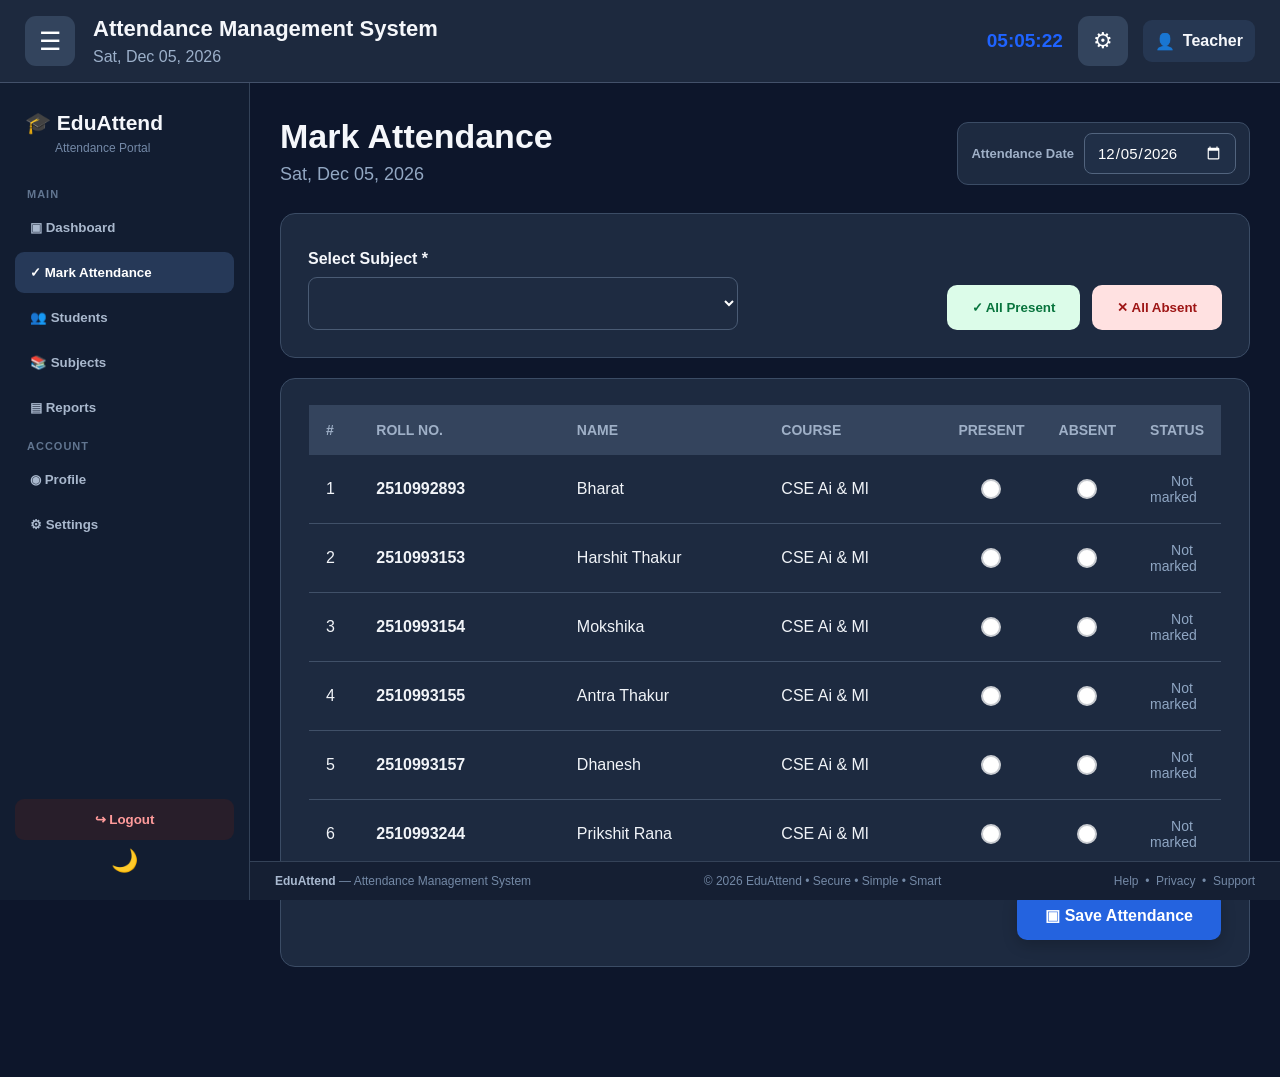
<file: index.html>
<!DOCTYPE html>
<html lang="en">
<head>
<meta charset="UTF-8">
<meta name="viewport" content="width=device-width,initial-scale=1.0">
<title>EduAttend | Dashboard</title>
<link rel="stylesheet" href="style.css">
</head>
<body>
<header class="topbar">
 <button class="menu-btn" id="menuBtn">☰</button>
 <div class="title-area"><h1>Attendance Management System</h1><div id="headerDate"></div></div>
 <div class="header-right"><span id="clock"></span><button class="settings-btn" id="quickSettings">⚙</button><div class="user-chip"><span>👤</span><b id="userName">Teacher</b></div></div>
</header>

<aside class="sidebar" id="sidebar">
 <div class="side-logo">🎓 <b>EduAttend</b><small>Attendance Portal</small></div>
 <div class="side-section">MAIN</div>
 <button class="side-link active" data-page="dashboard">▣ Dashboard</button>
 <button class="side-link teacher-only" data-page="attendance">✓ Mark Attendance</button>
 <button class="side-link teacher-only" data-page="students">👥 Students</button>
 <button class="side-link teacher-only" data-page="subjects">📚 Subjects</button>
 <button class="side-link" data-page="reports">▤ Reports</button>
 <div class="side-section">ACCOUNT</div>
 <button class="side-link student-only" data-page="studentView">🎓 My Attendance</button>
 <button class="side-link" data-page="profile">◉ Profile</button>
 <button class="side-link" data-page="settings">⚙ Settings</button>
 <button class="logout" id="logoutBtn">↪ Logout</button>
 <button id="darkModeBtn" class="dark-mode-btn" title="Toggle Dark Mode">
    🌙
</button>
</aside>

<main class="main">
<section class="page active" id="dashboard">
 <div class="page-heading"><div><h2 id="welcomeTitle">Dashboard</h2><p id="dashboardSubtitle">Attendance overview and quick actions</p></div><button class="primary-btn teacher-only" data-go="attendance">✓ Mark Attendance</button></div>
 <div class="stats" id="dashboardStats"></div>
 <div class="dashboard-grid">
  <div class="panel"><div class="panel-title"><div><h3>Today's Attendance</h3><p>Selected subject overview</p></div></div><div class="big-percentage" id="todayPercentage">0%</div><div class="large-progress"><i id="todayProgress"></i></div><div class="legend"><span><i class="dot green-dot"></i> Present</span><span><i class="dot red-dot"></i> Absent</span></div></div>
  <div class="panel"><div class="panel-title"><div><h3>Attendance Alerts</h3><p>Students requiring attention</p></div></div><div id="alertList"></div></div>
 </div>
 <div class="panel quick-panel"><div class="panel-title"><div><h3>Quick Actions</h3><p>Frequently used options</p></div></div><div class="quick-actions">
   <button class="quick-card teacher-only" data-go="attendance">✓<b>Take Attendance</b><small>Mark today's class</small></button>
   <button class="quick-card teacher-only" data-go="students">👥<b>Manage Students</b><small>Add or remove students</small></button>
<button class="quick-card" id="studentViewReportBtn">
    ▤<b>View Report</b>
    <small>Subject-wise attendance</small>
</button>
   <button class="quick-card" data-go="profile">◉<b>My Profile</b><small>Account information</small></button>
 </div></div>
</section>

<section class="page screenshot-attendance" id="attendance">
 <div class="page-heading">
      <div><h2>Mark Attendance</h2><p id="attendanceDateText"></p></div>
      <div class="date-picker-box">
        <label for="attendanceDate">Attendance Date</label>
        <input type="date" id="attendanceDate">
      </div>
    </div>
 <div class="attendance-controls panel"><div><label>Select Subject *</label><select id="subjectSelect"></select></div><div class="control-buttons"><button class="present-all" id="allPresent">✓ All Present</button><button class="absent-all" id="allAbsent">✕ All Absent</button></div></div>
 <div class="panel table-panel"><div class="table-wrap"><table><thead><tr><th>#</th><th>ROLL NO.</th><th>NAME</th><th>COURSE</th><th>PRESENT</th><th>ABSENT</th><th>STATUS</th></tr></thead><tbody id="attendanceTable"></tbody></table></div><div class="save-row"><span id="saveMessage"></span><button class="primary-btn save-btn" id="saveAttendance">▣ Save Attendance</button></div></div>
</section>

<section class="page" id="students"><div class="page-heading"><div><h2>Students</h2><p>Manage student records</p></div><button class="primary-btn" id="addStudentBtn">+ Add Student</button></div>
<div class="panel"><div class="form-grid hidden" id="studentForm"><input id="studentRoll" placeholder="Roll No."><input id="studentName" placeholder="Student Name"><input id="studentCourse" placeholder="Course"><input id="studentEmail" placeholder="Email"><button class="primary-btn" id="saveStudent">Add Student</button></div>
<div class="table-wrap"><table><thead><tr><th>#</th><th>ROLL NO.</th><th>NAME</th><th>COURSE</th><th>EMAIL</th><th>ACTION</th></tr></thead><tbody id="studentsTable"></tbody></table></div></div></section>

<section class="page" id="subjects"><div class="page-heading"><div><h2>Subjects</h2><p>Manage subjects and classes</p></div></div>
<div class="panel"><div class="form-grid"><input id="subjectCode" placeholder="Subject Code e.g. java123"><input id="subjectName" placeholder="Subject Name e.g. Java Programming"><button class="primary-btn" id="addSubject">+ Add Subject</button></div><div class="table-wrap"><table><thead><tr><th>#</th><th>SUBJECT CODE</th><th>SUBJECT NAME</th><th>ACTION</th></tr></thead><tbody id="subjectsTable"></tbody></table></div></div></section>

<section class="page" id="reports"><div class="page-heading"><div><h2>Attendance Reports</h2><p>Student-wise attendance summary</p></div><button class="primary-btn" id="exportBtn">⬇ Export CSV</button></div>
<div class="panel"><div class="report-filters"><select id="reportSubject"></select><input id="reportSearch" placeholder="Search student or roll number"></div><div class="table-wrap"><table><thead><tr><th>ROLL NO.</th><th>NAME</th><th>COURSE</th><th>PRESENT</th><th>ABSENT</th><th>ATTENDANCE</th><th>STATUS</th></tr></thead><tbody id="reportTable"></tbody></table></div></div></section>

<section class="page" id="studentView"><div class="page-heading"><div><h2>My Attendance</h2><p>Check your attendance and shortage warning</p></div></div><div id="studentResult"></div></section>

<section class="page" id="profile"><div class="page-heading"><div><h2>Profile</h2><p>Account information</p></div></div><div class="panel profile-card" id="profileContent"></div></section>

<section class="page" id="settings"><div class="page-heading"><div><h2>Settings</h2><p>Customize your attendance portal</p></div></div><div class="panel settings-list">
 <label class="setting-row"><span><b>Compact table view</b><small>Reduce table spacing on smaller screens</small></span><input type="checkbox" id="compactToggle"></label>
 <label class="setting-row"><span><b>Show notifications</b><small>Display attendance alert messages</small></span><input type="checkbox" id="notifyToggle" checked></label>
 <button class="danger-btn" id="resetData">Reset Demo Data</button>
</div></section>
</main>

<footer class="footer"><div><b>EduAttend</b> — Attendance Management System</div><div>©️ 2026 EduAttend • Secure • Simple • Smart</div><div>Help &nbsp;•&nbsp; Privacy &nbsp;•&nbsp; Support</div></footer>
<div id="toast"></div>
<script src="script.js"></script>
</body>
</html>
</file>
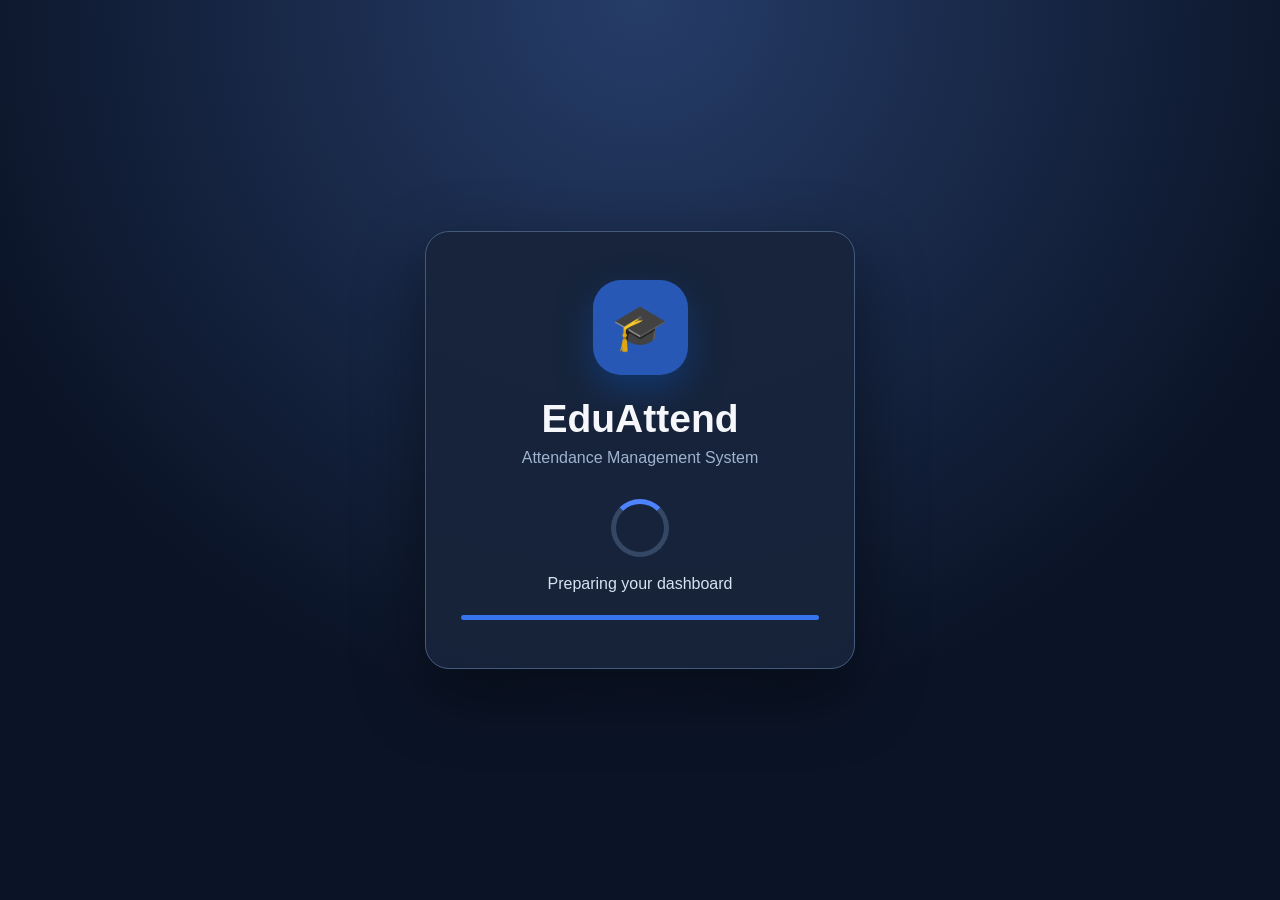
<file: loading.html>
<!DOCTYPE html>
<html lang="en">
<head>
<meta charset="UTF-8">
<meta name="viewport" content="width=device-width,initial-scale=1.0">
<title>EduAttend | Loading</title>
<link rel="stylesheet" href="style.css">
</head>
<body class="loading-body">
<div class="loading-card">
  <div class="loading-logo">🎓</div>
  <div class="loading-brand">EduAttend</div>
  <p>Attendance Management System</p>
  <div class="spinner"></div>
  <div class="loading-text">Preparing your dashboard<span class="dots"></span></div>
  <div class="loading-bar"><i></i></div>
</div>
<script>
setTimeout(()=>location.href="login.html",2200);
</script>
</body>
</html>
</file>
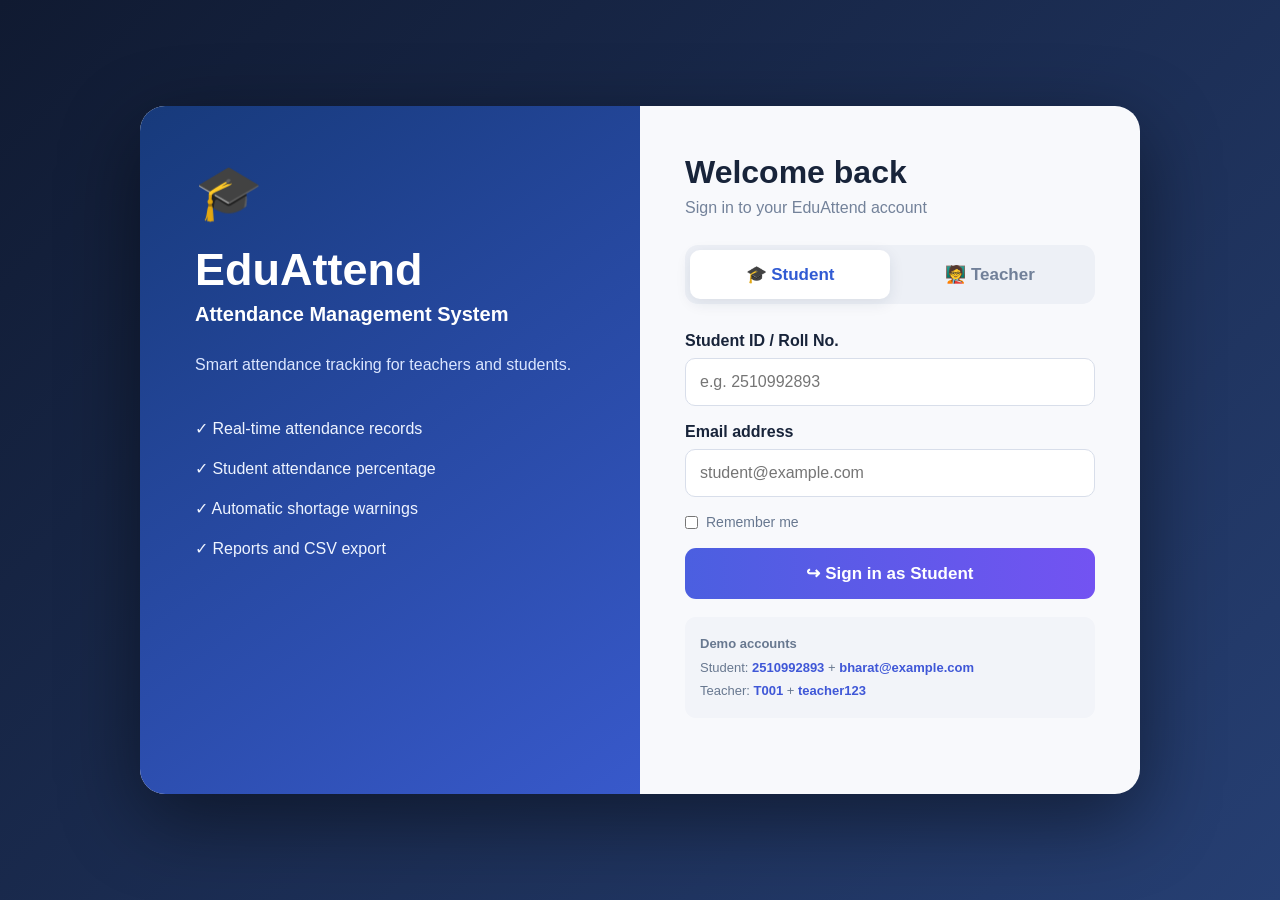
<file: login.html>
<!DOCTYPE html>
<html lang="en">
<head>
<meta charset="UTF-8">
<meta name="viewport" content="width=device-width,initial-scale=1.0">
<title>EduAttend | Login</title>
<link rel="stylesheet" href="style.css">
</head>
<body class="login-body">
<div class="login-shell">
  <div class="login-brand-panel">
    <div class="brand-mark">🎓</div>
    <h1>EduAttend</h1>
    <h2>Attendance Management System</h2>
    <p>Smart attendance tracking for teachers and students.</p>
    <div class="feature-list">
      <div>✓ Real-time attendance records</div>
      <div>✓ Student attendance percentage</div>
      <div>✓ Automatic shortage warnings</div>
      <div>✓ Reports and CSV export</div>
    </div>
  </div>
  <div class="login-panel">
    <div class="login-heading">
      <h2>Welcome back</h2>
      <p>Sign in to your EduAttend account</p>
    </div>
    <div class="role-tabs">
      <button class="role-tab active" data-role="student">🎓 Student</button>
      <button class="role-tab" data-role="teacher">🧑‍🏫 Teacher</button>
    </div>
    <form id="loginForm">
      <div class="field" id="studentIdField">
        <label>Student ID / Roll No.</label>
        <input id="studentId" placeholder="e.g. 2510992893" autocomplete="username">
      </div>
      <div class="field" id="emailField">
        <label>Email address</label>
        <input id="studentEmail" type="email" placeholder="student@example.com">
      </div>
      <div class="field hidden" id="teacherIdField">
        <label>Teacher ID</label>
        <input id="teacherId" placeholder="e.g. T001">
      </div>
      <div class="field hidden" id="passwordField">
        <label>Password</label>
        <input id="teacherPassword" type="password" placeholder="Enter password">
      </div>
      <label class="remember"><input type="checkbox" id="remember"> Remember me</label>
      <button class="login-btn" type="submit">↪ <span id="loginText">Sign in as Student</span></button>
    </form>
    <div class="demo-box" id="demoBox">
      <b>Demo accounts</b>
      <span>Student: <strong>2510992893</strong> + <strong>bharat@example.com</strong></span>
      <span>Teacher: <strong>T001</strong> + <strong>teacher123</strong></span>
    </div>
    <div id="loginError" class="login-error"></div>
  </div>
</div>
<script>
let role="student";
const tabs=document.querySelectorAll(".role-tab");
tabs.forEach(t=>t.onclick=()=>{
 role=t.dataset.role;
 tabs.forEach(x=>x.classList.toggle("active",x===t));
 document.getElementById("studentIdField").classList.toggle("hidden",role!=="student");
 document.getElementById("emailField").classList.toggle("hidden",role!=="student");
 document.getElementById("teacherIdField").classList.toggle("hidden",role!=="teacher");
 document.getElementById("passwordField").classList.toggle("hidden",role!=="teacher");
 document.getElementById("loginText").textContent=role==="student"?"Sign in as Student":"Sign in as Teacher";
 document.getElementById("loginError").textContent="";
});
document.getElementById("loginForm").onsubmit=e=>{
 e.preventDefault();
 let error="";
 if(role==="teacher"){
   if(document.getElementById("teacherId").value.trim()==="T001" && document.getElementById("teacherPassword").value==="teacher123"){
     sessionStorage.setItem("edu_role","teacher"); sessionStorage.removeItem("edu_student");
     location.href="index.html"; return;
   }
   error="Invalid teacher ID or password. Demo: T001 / teacher123";
 }else{
   const id=document.getElementById("studentId").value.trim();
   const email=document.getElementById("studentEmail").value.trim().toLowerCase();
   const students=JSON.parse(localStorage.getItem("ams_data_v4")||"null");
   const list=students?.students||[{roll:"2510992893",email:"bharat@example.com"}];
   const s=list.find(x=>x.roll===id);
   if(s && (!s.email || s.email.toLowerCase()===email)){
     sessionStorage.setItem("edu_role","student"); sessionStorage.setItem("edu_student",id);
     location.href="index.html"; return;
   }
   error="Student ID or email is incorrect.";
 }
 document.getElementById("loginError").textContent=error;
};
</script>
</body>
</html>
</file>
<file: style.css>
* {
    margin: 0;
    padding: 0;
    box-sizing: border-box;
    font-family: Arial, Helvetica, sans-serif;
}

:root {
    --bg: #0d162b;
    --panel: #1d2a40;
    --panel2: #202f47;
    --border: #3b4c65;
    --text: #f5f7fb;
    --muted: #91a4c0;
    --blue: #2563eb;
    --green: #16a34a;
    --red: #ef3030;
    --orange: #f59e0b;
}

body {
    background: var(--bg);
    color: var(--text);
    min-height: 100vh;
}

.hidden {
    display: none !important;
}

/* TOP BAR */
.topbar {
    height: 83px;
    background: #1d293e;
    border-bottom: 1px solid #43516a;
    display: flex;
    align-items: center;
    padding: 0 25px;
    gap: 18px;
    position: fixed;
    left: 0;
    right: 0;
    top: 0;
    z-index: 10;
}

.menu-btn,
.settings-btn {
    width: 50px;
    height: 50px;
    border: 0;
    border-radius: 11px;
    background: #33445d;
    color: white;
    font-size: 25px;
    cursor: pointer;
}

.title-area h1 {
    font-size: 22px;
}

.title-area div {
    color: #9cb0ca;
    margin-top: 6px;
    font-size: 16px;
}

.header-right {
    margin-left: auto;
    display: flex;
    align-items: center;
    gap: 15px;
}

.header-right > span {
    color: #1f63ff;
    font-weight: 800;
    font-size: 19px;
}

.user-chip {
    height: 42px;
    padding: 0 12px;
    background: #263752;
    border-radius: 9px;
    display: flex;
    align-items: center;
    gap: 8px;
}

.settings-btn {
    font-size: 22px;
}

/* SIDEBAR */
.sidebar {
    position: fixed;
    left: 0;
    top: 83px;
    bottom: 0;
    width: 250px;
    background: #121d31;
    border-right: 1px solid #334258;
    padding: 18px 15px;
    z-index: 9;
    display: flex;
    flex-direction: column;
    transition: 0.25s;
}

.side-logo {
    font-size: 21px;
    padding: 10px 10px 23px;
}

.side-logo small {
    display: block;
    color: #7489a7;
    font-size: 12px;
    margin: 6px 0 0 30px;
}

.side-section {
    font-size: 11px;
    color: #617590;
    font-weight: 800;
    padding: 10px 12px 5px;
    letter-spacing: 1px;
}

.side-link {
    border: 0;
    background: transparent;
    color: #a9b8cd;
    text-align: left;
    padding: 13px 15px;
    border-radius: 9px;
    margin: 2px 0;
    cursor: pointer;
    font-weight: 700;
}

.side-link:hover,
.side-link.active {
    background: #263958;
    color: white;
}

.logout {
    margin-top: auto;
    background: #281e2a;
    color: #ff9b9b;
    border: 0;
    border-radius: 9px;
    padding: 13px;
    cursor: pointer;
    font-weight: 700;
}

/* MAIN */
.main {
    padding: 112px 30px 90px;
    margin-left: 250px;
    min-height: calc(100vh - 45px);
}

.page {
    display: none;
}

.page.active {
    display: block;
}

.page-heading {
    display: flex;
    justify-content: space-between;
    align-items: flex-end;
    margin-bottom: 30px;
}

.page-heading h2 {
    font-size: 34px;
    margin-bottom: 8px;
}

.page-heading p {
    color: #92a7c2;
    font-size: 18px;
}

.primary-btn {
    background: #2463df;
    color: #fff;
    border: 0;
    border-radius: 10px;
    padding: 13px 22px;
    font-weight: 800;
    cursor: pointer;
    box-shadow: 0 5px 15px #0003;
}

.primary-btn:hover {
    background: #3474ed;
}

/* STAT CARDS */
.stats {
    display: grid;
    grid-template-columns: repeat(4, 1fr);
    gap: 18px;
    margin-bottom: 22px;
}

.stat-card {
    background: var(--panel);
    border: 1px solid var(--border);
    border-radius: 15px;
    padding: 22px;
    display: flex;
    align-items: center;
    gap: 16px;
}

.stat-icon {
    width: 48px;
    height: 48px;
    border-radius: 12px;
    display: flex;
    align-items: center;
    justify-content: center;
    font-size: 23px;
}

.blue {
    background: #193d83;
}

.green {
    background: #124d3a;
}

.red {
    background: #56252b;
}

.orange {
    background: #55401c;
}

.stat-card span {
    display: block;
    color: var(--muted);
    font-size: 14px;
    margin-bottom: 6px;
}

.stat-card strong {
    font-size: 29px;
}

/* DASHBOARD */
.dashboard-grid {
    display: grid;
    grid-template-columns: 1fr 1.3fr;
    gap: 20px;
}

.panel {
    background: var(--panel);
    border: 1px solid var(--border);
    border-radius: 15px;
    padding: 27px;
    margin-bottom: 20px;
}

.panel-title {
    display: flex;
    justify-content: space-between;
    margin-bottom: 25px;
}

.panel h3 {
    font-size: 19px;
}

.panel p {
    color: var(--muted);
    margin-top: 5px;
    font-size: 14px;
}

.big-percentage {
    font-size: 52px;
    font-weight: 800;
    margin: 15px 0;
}

.large-progress {
    height: 14px;
    background: #101a2d;
    border-radius: 20px;
    overflow: hidden;
}

.large-progress i {
    display: block;
    height: 100%;
    width: 0;
    background: var(--green);
    border-radius: 20px;
    transition: 0.5s;
}

.legend {
    display: flex;
    gap: 25px;
    margin-top: 18px;
    color: #9eb0c7;
}

.dot {
    display: inline-block;
    width: 10px;
    height: 10px;
    border-radius: 50%;
    margin-right: 6px;
}

.green-dot {
    background: var(--green);
}

.red-dot {
    background: var(--red);
}

/* ALERTS */
.alert-row {
    display: flex;
    justify-content: space-between;
    align-items: center;
    padding: 14px 0;
    border-bottom: 1px solid #35445a;
}

.alert-row:last-child {
    border-bottom: 0;
}

.alert-row small {
    display: block;
    color: #8ea2bd;
    margin-top: 4px;
}

.alert-pct {
    color: #ff5353;
    font-weight: 800;
}

/* QUICK ACTIONS */
.quick-actions {
    display: grid;
    grid-template-columns: repeat(4, 1fr);
    gap: 13px;
}

.quick-card {
    background: #24344e;
    border: 1px solid #3c4d65;
    color: #fff;
    border-radius: 12px;
    padding: 18px;
    text-align: left;
    cursor: pointer;
}

.quick-card:hover {
    border-color: #4f83e8;
    transform: translateY(-2px);
}

.quick-card b,
.quick-card small {
    display: block;
    margin-top: 9px;
}

.quick-card small {
    color: #8da2bf;
}

/* ATTENDANCE */
.attendance-controls {
    display: flex;
    justify-content: space-between;
    align-items: end;
}

.attendance-controls label,
.student-login label {
    display: block;
    font-weight: 700;
    margin-bottom: 9px;
}

.attendance-controls select,
.report-filters select {
    width: 430px;
    background: #1e2b41;
    color: #fff;
    border: 1px solid #4a5b74;
    border-radius: 9px;
    padding: 15px;
    font-size: 17px;
}

.control-buttons {
    display: flex;
    gap: 12px;
}

.present-all,
.absent-all {
    border: 0;
    border-radius: 10px;
    padding: 15px 25px;
    font-weight: 800;
    cursor: pointer;
}

.present-all {
    background: #dcfce9;
    color: #08743d;
}

.absent-all {
    background: #ffe1e1;
    color: #9e1515;
}

/* TABLE */
.table-panel {
    padding: 20px 28px;
}

.table-wrap {
    overflow-x: auto;
}

table {
    width: 100%;
    border-collapse: collapse;
    min-width: 800px;
}

th {
    background: #34445d;
    color: #9fb0c7;
    text-align: left;
    padding: 17px;
    font-size: 14px;
}

td {
    padding: 18px 17px;
    border-bottom: 1px solid #405068;
    color: #f1f4f8;
}

tbody tr:hover {
    background: #233149;
}

td:nth-child(2) {
    font-weight: 800;
}

.att-radio {
    width: 20px;
    height: 20px;
    cursor: pointer;
}

.status-cell {
    font-size: 14px;
    color: #8fa6c3;
}

.status-dot {
    display: inline-block;
    width: 12px;
    height: 12px;
    border-radius: 50%;
    margin-right: 9px;
}

.present-dot {
    background: #13a95a;
}

.absent-dot {
    background: #ed3030;
}

.save-row {
    display: flex;
    align-items: center;
    justify-content: flex-end;
    gap: 18px;
    padding-top: 22px;
}

.save-row span {
    color: #65d69a;
}

.save-btn {
    font-size: 16px;
    padding: 15px 28px;
}

/* FORMS */
.form-grid {
    display: grid;
    grid-template-columns: repeat(4, 1fr);
    gap: 13px;
    margin-bottom: 22px;
}

.form-grid input,
.report-filters input,
.student-login input {
    background: #1a273c;
    color: #fff;
    border: 1px solid #475a75;
    border-radius: 9px;
    padding: 14px;
    outline: none;
}

.form-grid input:focus,
.report-filters input:focus {
    border-color: #4380ed;
}

.report-filters {
    display: flex;
    gap: 12px;
    margin-bottom: 20px;
}

.report-filters input {
    width: 280px;
}

/* PROFILE */
.profile-card {
    max-width: 700px;
}

.profile-line {
    display: flex;
    justify-content: space-between;
    padding: 17px 0;
    border-bottom: 1px solid #3a4a62;
}

.profile-line:last-child {
    border: 0;
}

.profile-line span {
    color: #91a4c0;
}

/* SETTINGS */
.settings-list {
    max-width: 850px;
}

.setting-row {
    display: flex;
    justify-content: space-between;
    align-items: center;
    padding: 20px 0;
    border-bottom: 1px solid #3b4c65;
}

.setting-row small {
    display: block;
    color: #879bb7;
    margin-top: 5px;
}

.setting-row input {
    width: 20px;
    height: 20px;
    accent-color: #2563eb;
}

.danger-btn {
    margin-top: 25px;
    background: #7f252c;
    color: #fff;
    border: 0;
    padding: 13px 18px;
    border-radius: 9px;
    cursor: pointer;
}

/* STUDENT RESULT */
.student-result-card {
    max-width: 1000px;
}

.student-profile {
    display: flex;
    justify-content: space-between;
    align-items: center;
    margin-bottom: 20px;
}

.student-profile h3 {
    font-size: 25px;
}

.attendance-circle {
    font-size: 34px;
    font-weight: 800;
    color: #2ed27a;
}

.warning-box,
.good-box {
    padding: 18px;
    border-radius: 10px;
    margin-bottom: 18px;
}

.warning-box {
    background: #4a261b;
    border: 1px solid #8c4b2e;
    color: #ffbf9c;
}

.good-box {
    background: #123d2d;
    border: 1px solid #276c51;
    color: #8cf0bd;
}

/* FOOTER */
.footer {
    position: fixed;
    bottom: 0;
    left: 250px;
    right: 0;
    background: #151f33;
    border-top: 1px solid #344258;
    color: #7489a6;
    padding: 12px 25px;
    display: flex;
    justify-content: space-between;
    font-size: 12px;
    z-index: 8;
}

.footer b {
    color: #a9b9d0;
}

/* TOAST */
#toast {
    position: fixed;
    right: 25px;
    bottom: 65px;
    z-index: 50;
}

.toast {
    background: #263957;
    color: #fff;
    padding: 14px 20px;
    border-radius: 9px;
    box-shadow: 0 10px 30px #0008;
    margin-top: 8px;
}

.toast.success {
    border-left: 4px solid var(--green);
}

.toast.error {
    border-left: 4px solid var(--red);
}

/* LOADING */
.loading-body {
    display: flex;
    align-items: center;
    justify-content: center;
    min-height: 100vh;
    background: radial-gradient(circle at top, #263d69, #0b1427 65%);
    overflow: hidden;
}

.loading-card {
    text-align: center;
    width: 430px;
    padding: 48px 35px;
    border: 1px solid #435a7b;
    border-radius: 24px;
    background: #17243aee;
    box-shadow: 0 25px 70px #0007;
}

.loading-logo {
    width: 95px;
    height: 95px;
    margin: auto;
    border-radius: 28px;
    background: #2858b6;
    display: flex;
    align-items: center;
    justify-content: center;
    font-size: 45px;
    box-shadow: 0 15px 35px #12366c;
}

.loading-brand {
    font-size: 39px;
    font-weight: 900;
    margin-top: 22px;
}

.loading-card p {
    color: #9fb3cf;
    margin-top: 8px;
    font-size: 16px;
}

.spinner {
    width: 58px;
    height: 58px;
    border: 5px solid #344866;
    border-top-color: #4d83ff;
    border-radius: 50%;
    margin: 32px auto 18px;
    animation: spin 1s linear infinite;
}

.loading-text {
    color: #d7e2f2;
}

.dots::after {
    content: "";
    animation: dots 1.4s infinite;
}

.loading-bar {
    height: 5px;
    background: #2a3b56;
    border-radius: 10px;
    margin-top: 22px;
    overflow: hidden;
}

.loading-bar i {
    display: block;
    width: 0;
    height: 100%;
    background: #3674ee;
    animation: load 2s linear forwards;
}

@keyframes spin {
    to {
        transform: rotate(360deg);
    }
}

@keyframes dots {
    0% {
        content: "";
    }

    33% {
        content: ".";
    }

    66% {
        content: "..";
    }

    100% {
        content: "...";
    }
}

@keyframes load {
    to {
        width: 100%;
    }
}

/* LOGIN */
.login-body {
    min-height: 100vh;
    display: flex;
    align-items: center;
    justify-content: center;
    background: linear-gradient(135deg, #101a31, #263f73);
    padding: 30px;
}

.login-shell {
    width: min(1000px, 100%);
    display: grid;
    grid-template-columns: 1fr 1fr;
    background: #f8f9fc;
    border-radius: 25px;
    overflow: hidden;
    box-shadow: 0 25px 80px #0007;
}

.login-brand-panel {
    padding: 55px;
    background: linear-gradient(145deg, #173a7b, #3859cb);
    color: #fff;
}

.brand-mark {
    font-size: 54px;
}

.login-brand-panel h1 {
    font-size: 45px;
    margin: 20px 0 7px;
}

.login-brand-panel h2 {
    font-size: 20px;
    font-weight: 600;
}

.login-brand-panel > p {
    color: #dbe6ff;
    margin-top: 25px;
    line-height: 1.7;
}

.feature-list {
    margin-top: 30px;
    line-height: 2.5;
    color: #eef4ff;
}

.login-panel {
    padding: 48px 45px;
    color: #18243a;
}

.login-heading h2 {
    font-size: 32px;
}

.login-heading p {
    color: #73829a;
    margin-top: 8px;
}

.role-tabs {
    display: grid;
    grid-template-columns: 1fr 1fr;
    background: #edf0f6;
    border-radius: 13px;
    padding: 5px;
    margin: 28px 0;
}

.role-tab {
    border: 0;
    background: transparent;
    padding: 14px;
    border-radius: 10px;
    color: #718099;
    font-weight: 800;
    font-size: 17px;
    cursor: pointer;
}

.role-tab.active {
    background: #fff;
    color: #315bd3;
    box-shadow: 0 4px 15px #15284d18;
}

.field {
    margin-bottom: 17px;
}

.field label {
    display: block;
    font-weight: 700;
    margin-bottom: 8px;
}

.field input {
    width: 100%;
    padding: 14px;
    border: 1px solid #d8deea;
    border-radius: 10px;
    font-size: 16px;
    outline: none;
}

.field input:focus {
    border-color: #4b6de0;
    box-shadow: 0 0 0 3px #4b6de022;
}

.remember {
    display: flex;
    gap: 8px;
    align-items: center;
    color: #687890;
    margin: 8px 0 18px;
    font-size: 14px;
}

.login-btn {
    width: 100%;
    border: 0;
    border-radius: 11px;
    padding: 15px;
    background: linear-gradient(90deg, #4b5fe0, #7353f2);
    color: #fff;
    font-size: 17px;
    font-weight: 800;
    cursor: pointer;
}

.demo-box {
    background: #f2f4f9;
    padding: 15px;
    border-radius: 11px;
    margin-top: 18px;
    color: #687890;
    font-size: 13px;
    line-height: 1.8;
}

.demo-box span {
    display: block;
}

.demo-box strong {
    color: #3f57d7;
}

.login-error {
    color: #d42e35;
    text-align: center;
    font-size: 13px;
    margin-top: 12px;
    min-height: 16px;
}

/* RESPONSIVE */
@media (max-width: 1100px) {
    .stats {
        grid-template-columns: repeat(2, 1fr);
    }

    .dashboard-grid {
        grid-template-columns: 1fr;
    }

    .quick-actions {
        grid-template-columns: repeat(2, 1fr);
    }

    .form-grid {
        grid-template-columns: repeat(2, 1fr);
    }
}

@media (max-width: 850px) {
    .sidebar {
        transform: translateX(-100%);
    }

    .sidebar.open {
        transform: translateX(0);
    }

    .main {
        margin-left: 0;
    }

    .footer {
        left: 0;
    }

    .user-chip {
        display: none;
    }

    .login-shell {
        grid-template-columns: 1fr;
    }

    .login-brand-panel {
        display: none;
    }
}

@media (max-width: 650px) {
    .topbar {
        padding: 0 12px;
    }

    .title-area h1 {
        font-size: 17px;
    }

    .header-right > span {
        font-size: 14px;
    }

    .stats {
        grid-template-columns: 1fr;
    }

    .main {
        padding: 105px 15px 90px;
    }

    .page-heading {
        align-items: flex-start;
        gap: 15px;
        flex-direction: column;
    }

    .page-heading h2 {
        font-size: 28px;
    }

    .attendance-controls {
        display: block;
    }

    .attendance-controls select {
        width: 100%;
        margin-bottom: 15px;
    }

    .control-buttons {
        flex-wrap: wrap;
    }

    .form-grid {
        grid-template-columns: 1fr;
    }

    .quick-actions {
        grid-template-columns: 1fr;
    }

    .footer {
        font-size: 10px;
        gap: 8px;
    }

    .footer div:last-child {
        display: none;
    }
}

/* SCREENSHOT-STYLE ATTENDANCE */
.screenshot-attendance {
    max-width: 100%;
    padding-top: 5px;
}

.screenshot-attendance .page-heading {
    margin-bottom: 28px;
}

.screenshot-attendance .page-heading h2 {
    font-size: 34px;
}

.screenshot-attendance .attendance-controls {
    min-height: 145px;
}

.screenshot-attendance .table-panel {
    padding: 26px 28px;
}

.screenshot-attendance th:first-child,
.screenshot-attendance td:first-child {
    width: 55px;
}

.screenshot-attendance th:nth-child(2) {
    width: 250px;
}

.screenshot-attendance th:nth-child(3) {
    width: 270px;
}

.screenshot-attendance th:nth-child(4) {
    width: 230px;
}

.screenshot-attendance th:nth-child(5),
.screenshot-attendance th:nth-child(6) {
    text-align: center;
}

.screenshot-attendance td:nth-child(5),
.screenshot-attendance td:nth-child(6) {
    text-align: center;
}

.screenshot-attendance .att-radio {
    appearance: none;
    width: 20px;
    height: 20px;
    border: 2px solid #c8cbd0;
    background: #fff;
    border-radius: 50%;
    vertical-align: middle;
}

.screenshot-attendance .att-radio:checked {
    background: #fff;
}

.screenshot-attendance
.att-radio:not(.abs):checked {
    border: 3px solid #18b765;
    box-shadow: inset 0 0 0 3px #fff;
}

.screenshot-attendance
.att-radio.abs:checked {
    border: 3px solid #f02e34;
    box-shadow: inset 0 0 0 3px #fff;
}

/* DATE PICKER */
.date-picker-box {
    display: flex;
    align-items: center;
    gap: 10px;
    background: #1d2a40;
    border: 1px solid #3b4c65;
    border-radius: 11px;
    padding: 10px 13px;
}

.date-picker-box label {
    color: #9fb0c7;
    font-size: 13px;
    font-weight: 700;
}

.date-picker-box input {
    background: #202f47;
    color: #fff;
    border: 1px solid #52647e;
    border-radius: 8px;
    padding: 10px 12px;
    font-size: 15px;
    outline: none;
    color-scheme: dark;
}

.date-picker-box input:focus {
    border-color: #4c82e9;
    box-shadow: 0 0 0 3px #2563eb22;
}

/* SMALL SCREEN DATE PICKER */
@media (max-width: 650px) {
    .date-picker-box {
        width: 100%;
        justify-content: space-between;
    }

    .date-picker-box input {
        flex: 1;
    }
}

/* ================= DARK MODE BUTTON ================= */

.dark-mode-btn {
    border: none;
    background: transparent;
    font-size: 22px;
    cursor: pointer;
    padding: 8px 12px;
    border-radius: 10px;
}

.dark-mode-btn:hover {
    background: rgba(128, 128, 128, 0.15);
}

/* ================= DARK MODE ================= */

body.dark-mode {
    background: #121212;
    color: #f5f5f5;
}

body.dark-mode .sidebar,
body.dark-mode .topbar,
body.dark-mode .panel,
body.dark-mode .stat-card,
body.dark-mode .card,
body.dark-mode .table-container {
    background: #1e1e1e;
    color: #f5f5f5;
}

body.dark-mode input,
body.dark-mode select,
body.dark-mode textarea {
    background: #2a2a2a;
    color: #ffffff;
    border-color: #444;
}

body.dark-mode table {
    color: #ffffff;
}

body.dark-mode th {
    background: #2a2a2a;
}

body.dark-mode td {
    border-color: #333;
}

body.dark-mode .side-link {
    color: #ddd;
}

body.dark-mode .side-link:hover,
body.dark-mode .side-link.active {
    background: #333;
}

body.dark-mode .dark-mode-btn {
    color: white;
}
</file>
